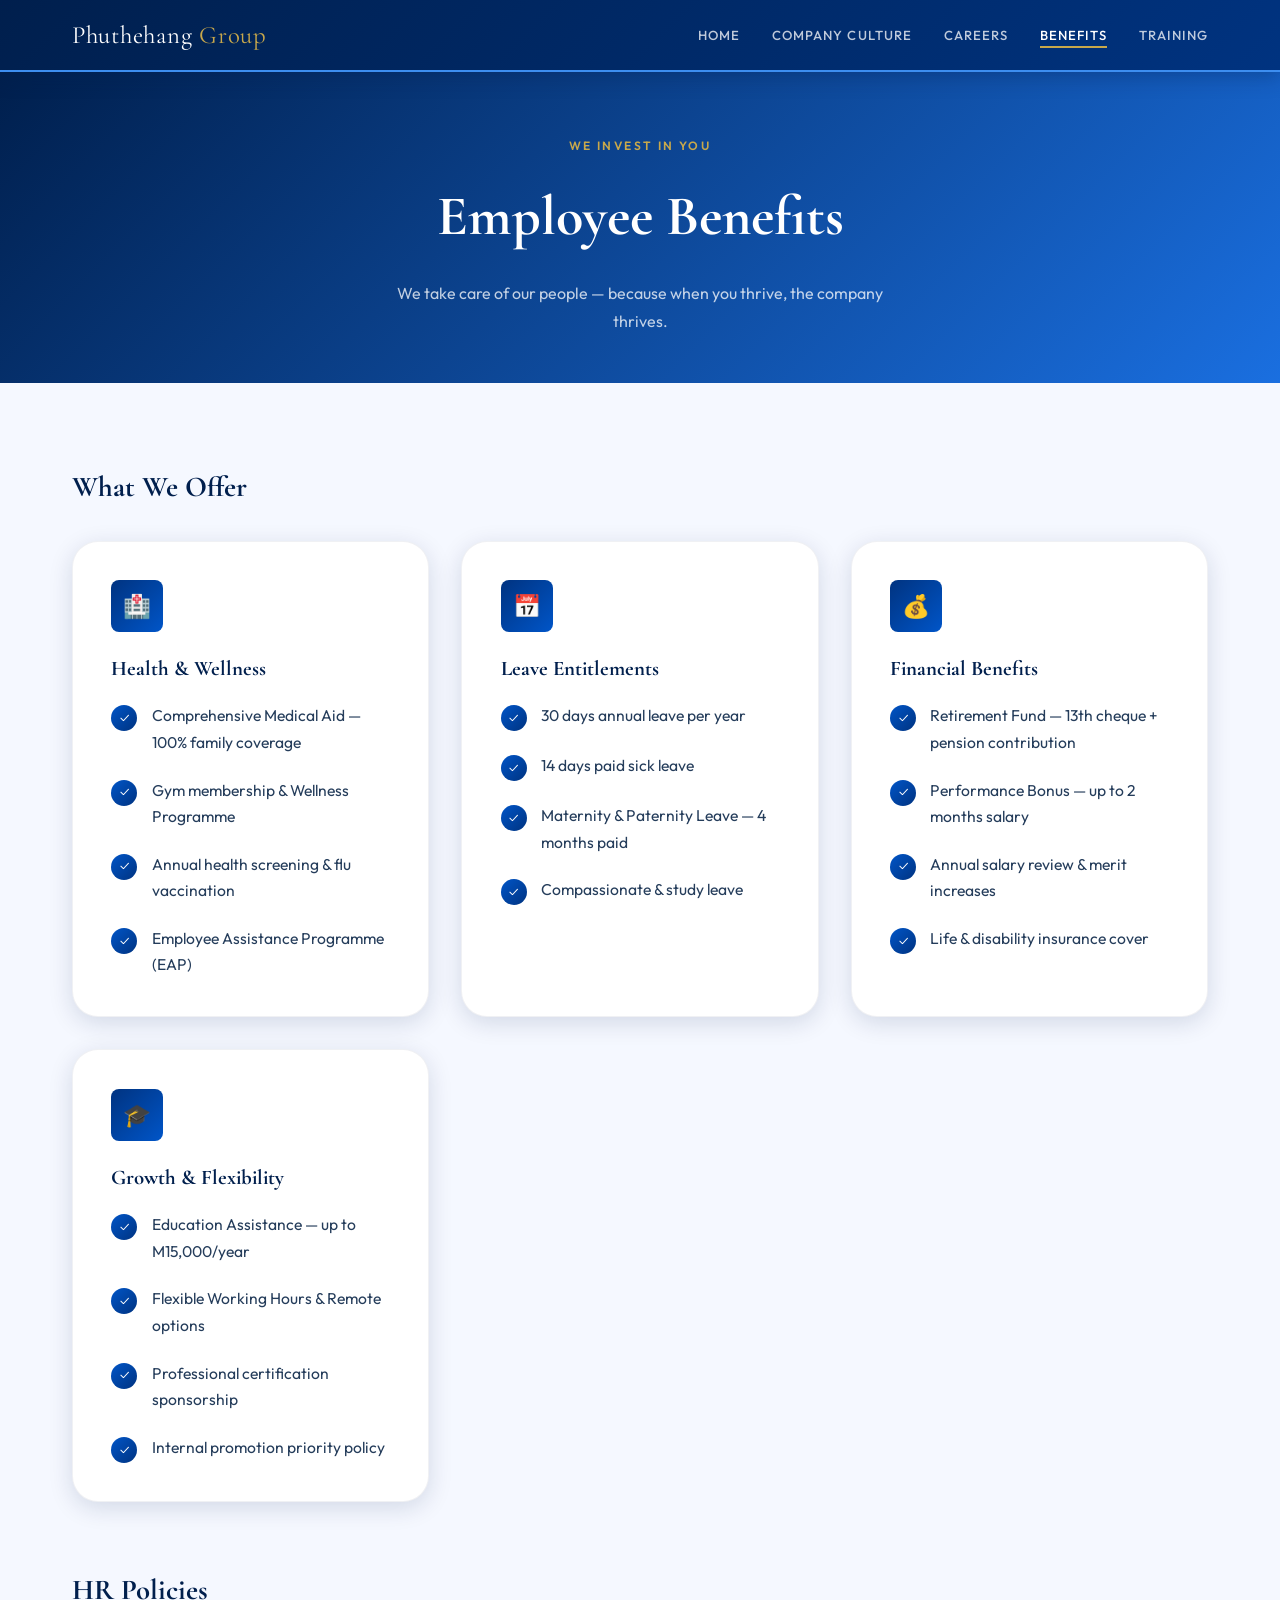
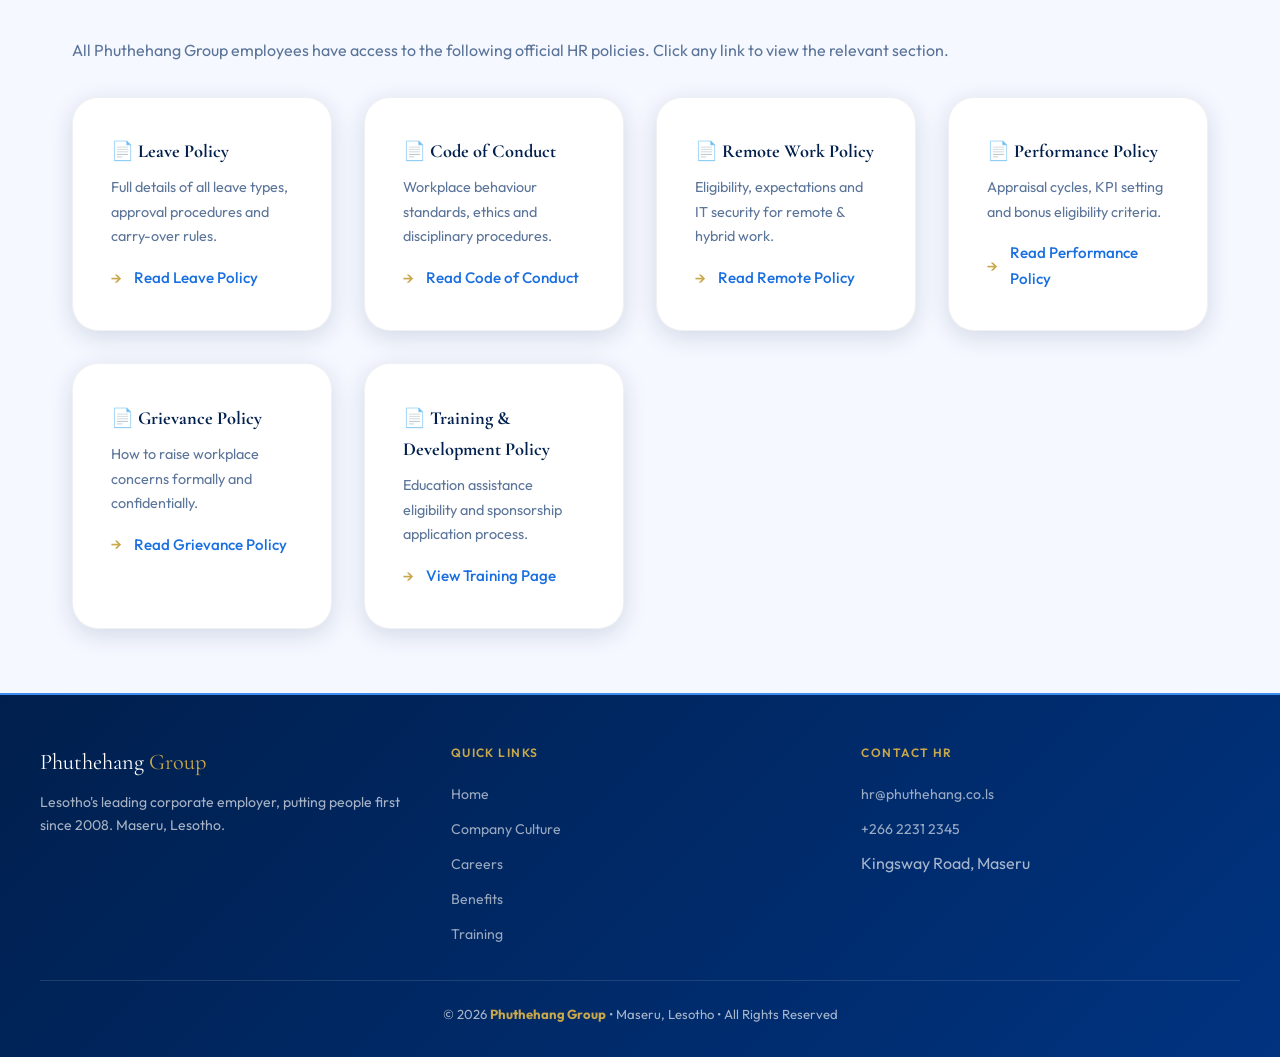
<file: benefits.html>
<!DOCTYPE html>
<html lang="en">
<head>
  <meta charset="UTF-8">
  <meta name="viewport" content="width=device-width, initial-scale=1.0">
  <title>Employee Benefits | Phuthehang Group HR</title>
  <link rel="stylesheet" href="styles.css">
</head>
<body>

  <!-- NAVIGATION -->
  <nav class="nav">
    <div class="nav__inner">
      <div class="nav__brand">Phuthehang <em>Group</em></div>
      <ul class="nav__links">
        <li><a href="index.html">Home</a></li>
        <li><a href="culture.html">Company Culture</a></li>
        <li><a href="careers.html">Careers</a></li>
        <li><a href="benefits.html" class="active">Benefits</a></li>
        <li><a href="training.html">Training</a></li>
      </ul>
    </div>
  </nav>

  <!-- Mini banner -->
  <div style="background:linear-gradient(135deg,var(--navy) 0%,var(--blue-mid) 100%); padding:4rem 2rem 3rem; text-align:center;">
    <p style="font-size:.75rem;font-weight:600;letter-spacing:.2em;text-transform:uppercase;color:var(--gold);margin-bottom:.8rem;">We Invest in You</p>
    <h1 style="font-family:var(--font-display);font-size:clamp(2rem,5vw,3.5rem);color:white;margin-bottom:1rem;">Employee Benefits</h1>
    <p style="color:rgba(255,255,255,.75);max-width:520px;margin:0 auto;">We take care of our people — because when you thrive, the company thrives.</p>
  </div>

  <div class="page">

    <!-- Benefits cards -->
    <h2 class="section-title" style="margin-bottom:1.8rem;">What We Offer</h2>
    <div class="grid-2" style="margin-bottom:4rem;">

      <div class="card">
        <div class="card__icon">🏥</div>
        <h3 class="card__title">Health &amp; Wellness</h3>
        <ul class="checklist" style="margin-top:1rem;">
          <li><span class="check-icon">✓</span> Comprehensive Medical Aid — 100% family coverage</li>
          <li><span class="check-icon">✓</span> Gym membership &amp; Wellness Programme</li>
          <li><span class="check-icon">✓</span> Annual health screening &amp; flu vaccination</li>
          <li><span class="check-icon">✓</span> Employee Assistance Programme (EAP)</li>
        </ul>
      </div>

      <div class="card">
        <div class="card__icon">📅</div>
        <h3 class="card__title">Leave Entitlements</h3>
        <ul class="checklist" style="margin-top:1rem;">
          <li><span class="check-icon">✓</span> 30 days annual leave per year</li>
          <li><span class="check-icon">✓</span> 14 days paid sick leave</li>
          <li><span class="check-icon">✓</span> Maternity &amp; Paternity Leave — 4 months paid</li>
          <li><span class="check-icon">✓</span> Compassionate &amp; study leave</li>
        </ul>
      </div>

      <div class="card">
        <div class="card__icon">💰</div>
        <h3 class="card__title">Financial Benefits</h3>
        <ul class="checklist" style="margin-top:1rem;">
          <li><span class="check-icon">✓</span> Retirement Fund — 13th cheque + pension contribution</li>
          <li><span class="check-icon">✓</span> Performance Bonus — up to 2 months salary</li>
          <li><span class="check-icon">✓</span> Annual salary review &amp; merit increases</li>
          <li><span class="check-icon">✓</span> Life &amp; disability insurance cover</li>
        </ul>
      </div>

      <div class="card">
        <div class="card__icon">🎓</div>
        <h3 class="card__title">Growth &amp; Flexibility</h3>
        <ul class="checklist" style="margin-top:1rem;">
          <li><span class="check-icon">✓</span> Education Assistance — up to M15,000/year</li>
          <li><span class="check-icon">✓</span> Flexible Working Hours &amp; Remote options</li>
          <li><span class="check-icon">✓</span> Professional certification sponsorship</li>
          <li><span class="check-icon">✓</span> Internal promotion priority policy</li>
        </ul>
      </div>

    </div>

    <!-- Policies section (internal link target) -->
    <div id="policies">
      <h2 class="section-title">HR Policies</h2>
      <p style="color:var(--gray-500); margin-bottom:2rem;">All Phuthehang Group employees have access to the following official HR policies. Click any link to view the relevant section.</p>

      <div class="grid-3">
        <div class="card">
          <h4 style="font-family:var(--font-display);font-size:1.15rem;color:var(--navy);margin-bottom:.5rem;">📄 Leave Policy</h4>
          <p style="color:var(--gray-500);font-size:.9rem;margin-bottom:1rem;">Full details of all leave types, approval procedures and carry-over rules.</p>
          <a href="#policies" class="policy-link">Read Leave Policy</a>
        </div>
        <div class="card">
          <h4 style="font-family:var(--font-display);font-size:1.15rem;color:var(--navy);margin-bottom:.5rem;">📄 Code of Conduct</h4>
          <p style="color:var(--gray-500);font-size:.9rem;margin-bottom:1rem;">Workplace behaviour standards, ethics and disciplinary procedures.</p>
          <a href="#policies" class="policy-link">Read Code of Conduct</a>
        </div>
        <div class="card">
          <h4 style="font-family:var(--font-display);font-size:1.15rem;color:var(--navy);margin-bottom:.5rem;">📄 Remote Work Policy</h4>
          <p style="color:var(--gray-500);font-size:.9rem;margin-bottom:1rem;">Eligibility, expectations and IT security for remote &amp; hybrid work.</p>
          <a href="#policies" class="policy-link">Read Remote Policy</a>
        </div>
        <div class="card">
          <h4 style="font-family:var(--font-display);font-size:1.15rem;color:var(--navy);margin-bottom:.5rem;">📄 Performance Policy</h4>
          <p style="color:var(--gray-500);font-size:.9rem;margin-bottom:1rem;">Appraisal cycles, KPI setting and bonus eligibility criteria.</p>
          <a href="#policies" class="policy-link">Read Performance Policy</a>
        </div>
        <div class="card">
          <h4 style="font-family:var(--font-display);font-size:1.15rem;color:var(--navy);margin-bottom:.5rem;">📄 Grievance Policy</h4>
          <p style="color:var(--gray-500);font-size:.9rem;margin-bottom:1rem;">How to raise workplace concerns formally and confidentially.</p>
          <a href="#policies" class="policy-link">Read Grievance Policy</a>
        </div>
        <div class="card">
          <h4 style="font-family:var(--font-display);font-size:1.15rem;color:var(--navy);margin-bottom:.5rem;">📄 Training &amp; Development Policy</h4>
          <p style="color:var(--gray-500);font-size:.9rem;margin-bottom:1rem;">Education assistance eligibility and sponsorship application process.</p>
          <a href="training.html" class="policy-link">View Training Page</a>
        </div>
      </div>
    </div>

  </div>

  <!-- FOOTER -->
  <footer class="footer">
    <div class="footer__inner">
      <div>
        <div class="footer__brand">Phuthehang <em>Group</em></div>
        <p class="footer__desc">Lesotho's leading corporate employer, putting people first since 2008. Maseru, Lesotho.</p>
      </div>
      <div>
        <div class="footer__heading">Quick Links</div>
        <ul class="footer__links">
          <li><a href="index.html">Home</a></li>
          <li><a href="culture.html">Company Culture</a></li>
          <li><a href="careers.html">Careers</a></li>
          <li><a href="benefits.html">Benefits</a></li>
          <li><a href="training.html">Training</a></li>
        </ul>
      </div>
      <div>
        <div class="footer__heading">Contact HR</div>
        <ul class="footer__links">
          <li><a href="mailto:hr@phuthehang.co.ls">hr@phuthehang.co.ls</a></li>
          <li><a href="tel:+26622312345">+266 2231 2345</a></li>
          <li>Kingsway Road, Maseru</li>
        </ul>
      </div>
    </div>
    <div class="footer__bottom">
      <p>&copy; 2026 <strong>Phuthehang Group</strong> &bull; Maseru, Lesotho &bull; All Rights Reserved</p>
    </div>
  </footer>

</body>
</html>
</file>
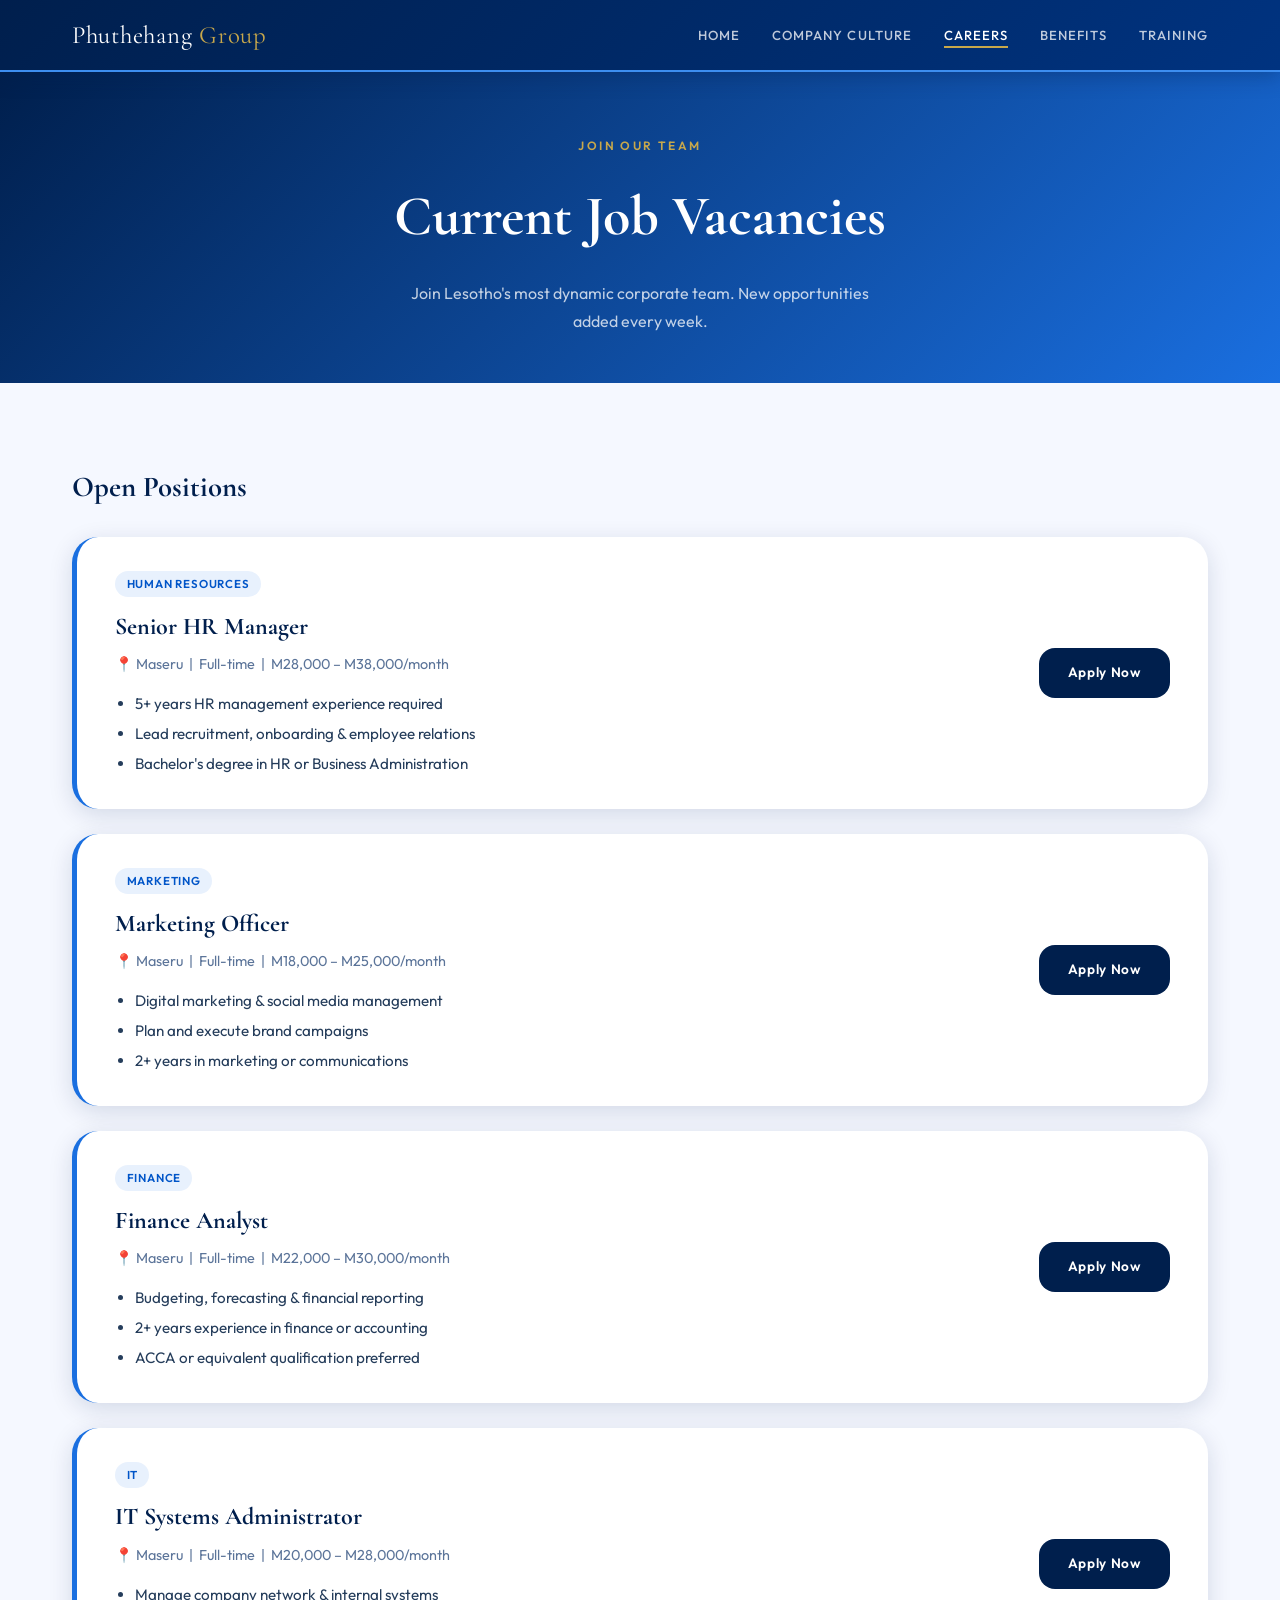
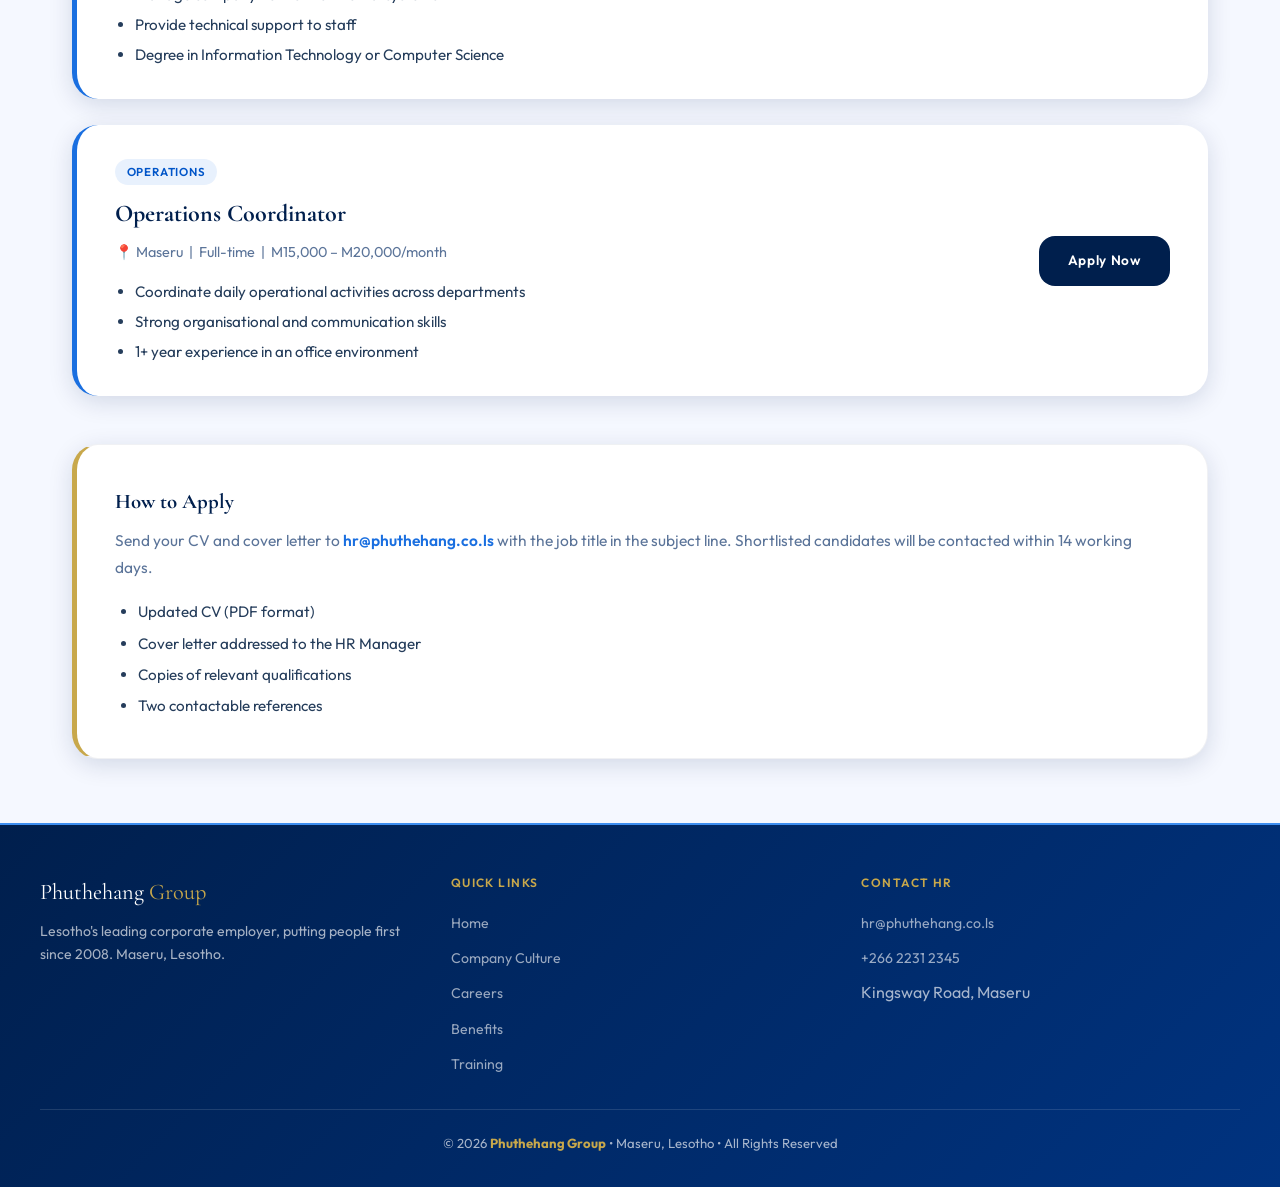
<file: careers.html>
<!DOCTYPE html>
<html lang="en">
<head>
  <meta charset="UTF-8">
  <meta name="viewport" content="width=device-width, initial-scale=1.0">
  <title>Careers | Phuthehang Group HR</title>
  <link rel="stylesheet" href="styles.css">
</head>
<body>

  <!-- NAVIGATION -->
  <nav class="nav">
    <div class="nav__inner">
      <div class="nav__brand">Phuthehang <em>Group</em></div>
      <ul class="nav__links">
        <li><a href="index.html">Home</a></li>
        <li><a href="culture.html">Company Culture</a></li>
        <li><a href="careers.html" class="active">Careers</a></li>
        <li><a href="benefits.html">Benefits</a></li>
        <li><a href="training.html">Training</a></li>
      </ul>
    </div>
  </nav>

  <!-- Mini hero banner -->
  <div style="background:linear-gradient(135deg,var(--navy) 0%,var(--blue-mid) 100%); padding:4rem 2rem 3rem; text-align:center;">
    <p style="font-size:.75rem;font-weight:600;letter-spacing:.2em;text-transform:uppercase;color:var(--gold);margin-bottom:.8rem;">Join Our Team</p>
    <h1 style="font-family:var(--font-display);font-size:clamp(2rem,5vw,3.5rem);color:white;margin-bottom:1rem;">Current Job Vacancies</h1>
    <p style="color:rgba(255,255,255,.75);max-width:500px;margin:0 auto;">Join Lesotho's most dynamic corporate team. New opportunities added every week.</p>
  </div>

  <div class="page">

    <!-- Job listings (unordered list) -->
    <h2 class="section-title" style="margin-bottom:1.6rem;">Open Positions</h2>
    <ul class="job-list">

      <!-- Job 1 -->
      <li class="job">
        <div>
          <span class="job__badge">Human Resources</span>
          <h3 class="job__title">Senior HR Manager</h3>
          <p class="job__meta">📍 Maseru &nbsp;|&nbsp; Full-time &nbsp;|&nbsp; M28,000 – M38,000/month</p>
          <ul class="job__bullets">
            <li>5+ years HR management experience required</li>
            <li>Lead recruitment, onboarding &amp; employee relations</li>
            <li>Bachelor's degree in HR or Business Administration</li>
          </ul>
        </div>
        <a href="mailto:hr@phuthehang.co.ls?subject=Application: Senior HR Manager" class="job__apply">Apply Now</a>
      </li>

      <!-- Job 2 -->
      <li class="job">
        <div>
          <span class="job__badge">Marketing</span>
          <h3 class="job__title">Marketing Officer</h3>
          <p class="job__meta">📍 Maseru &nbsp;|&nbsp; Full-time &nbsp;|&nbsp; M18,000 – M25,000/month</p>
          <ul class="job__bullets">
            <li>Digital marketing &amp; social media management</li>
            <li>Plan and execute brand campaigns</li>
            <li>2+ years in marketing or communications</li>
          </ul>
        </div>
        <a href="mailto:hr@phuthehang.co.ls?subject=Application: Marketing Officer" class="job__apply">Apply Now</a>
      </li>

      <!-- Job 3 -->
      <li class="job">
        <div>
          <span class="job__badge">Finance</span>
          <h3 class="job__title">Finance Analyst</h3>
          <p class="job__meta">📍 Maseru &nbsp;|&nbsp; Full-time &nbsp;|&nbsp; M22,000 – M30,000/month</p>
          <ul class="job__bullets">
            <li>Budgeting, forecasting &amp; financial reporting</li>
            <li>2+ years experience in finance or accounting</li>
            <li>ACCA or equivalent qualification preferred</li>
          </ul>
        </div>
        <a href="mailto:hr@phuthehang.co.ls?subject=Application: Finance Analyst" class="job__apply">Apply Now</a>
      </li>

      <!-- Job 4 -->
      <li class="job">
        <div>
          <span class="job__badge">IT</span>
          <h3 class="job__title">IT Systems Administrator</h3>
          <p class="job__meta">📍 Maseru &nbsp;|&nbsp; Full-time &nbsp;|&nbsp; M20,000 – M28,000/month</p>
          <ul class="job__bullets">
            <li>Manage company network &amp; internal systems</li>
            <li>Provide technical support to staff</li>
            <li>Degree in Information Technology or Computer Science</li>
          </ul>
        </div>
        <a href="mailto:hr@phuthehang.co.ls?subject=Application: IT Systems Administrator" class="job__apply">Apply Now</a>
      </li>

      <!-- Job 5 -->
      <li class="job">
        <div>
          <span class="job__badge">Operations</span>
          <h3 class="job__title">Operations Coordinator</h3>
          <p class="job__meta">📍 Maseru &nbsp;|&nbsp; Full-time &nbsp;|&nbsp; M15,000 – M20,000/month</p>
          <ul class="job__bullets">
            <li>Coordinate daily operational activities across departments</li>
            <li>Strong organisational and communication skills</li>
            <li>1+ year experience in an office environment</li>
          </ul>
        </div>
        <a href="mailto:hr@phuthehang.co.ls?subject=Application: Operations Coordinator" class="job__apply">Apply Now</a>
      </li>

    </ul>

    <!-- How to apply info -->
    <div class="card" style="margin-top:3rem; border-left:5px solid var(--gold);">
      <h3 class="card__title">How to Apply</h3>
      <p class="card__body">Send your CV and cover letter to <a href="mailto:hr@phuthehang.co.ls" style="color:var(--blue-mid);font-weight:600;">hr@phuthehang.co.ls</a> with the job title in the subject line. Shortlisted candidates will be contacted within 14 working days.</p>
      <ul style="list-style:disc; padding-left:1.4rem; color:var(--gray-700); font-size:.95rem; margin-top:.5rem; display:flex; flex-direction:column; gap:.35rem;">
        <li>Updated CV (PDF format)</li>
        <li>Cover letter addressed to the HR Manager</li>
        <li>Copies of relevant qualifications</li>
        <li>Two contactable references</li>
      </ul>
    </div>

  </div>

  <!-- FOOTER -->
  <footer class="footer">
    <div class="footer__inner">
      <div>
        <div class="footer__brand">Phuthehang <em>Group</em></div>
        <p class="footer__desc">Lesotho's leading corporate employer, putting people first since 2008. Maseru, Lesotho.</p>
      </div>
      <div>
        <div class="footer__heading">Quick Links</div>
        <ul class="footer__links">
          <li><a href="index.html">Home</a></li>
          <li><a href="culture.html">Company Culture</a></li>
          <li><a href="careers.html">Careers</a></li>
          <li><a href="benefits.html">Benefits</a></li>
          <li><a href="training.html">Training</a></li>
        </ul>
      </div>
      <div>
        <div class="footer__heading">Contact HR</div>
        <ul class="footer__links">
          <li><a href="mailto:hr@phuthehang.co.ls">hr@phuthehang.co.ls</a></li>
          <li><a href="tel:+26622312345">+266 2231 2345</a></li>
          <li>Kingsway Road, Maseru</li>
        </ul>
      </div>
    </div>
    <div class="footer__bottom">
      <p>&copy; 2026 <strong>Phuthehang Group</strong> &bull; Maseru, Lesotho &bull; All Rights Reserved</p>
    </div>
  </footer>

</body>
</html>
</file>
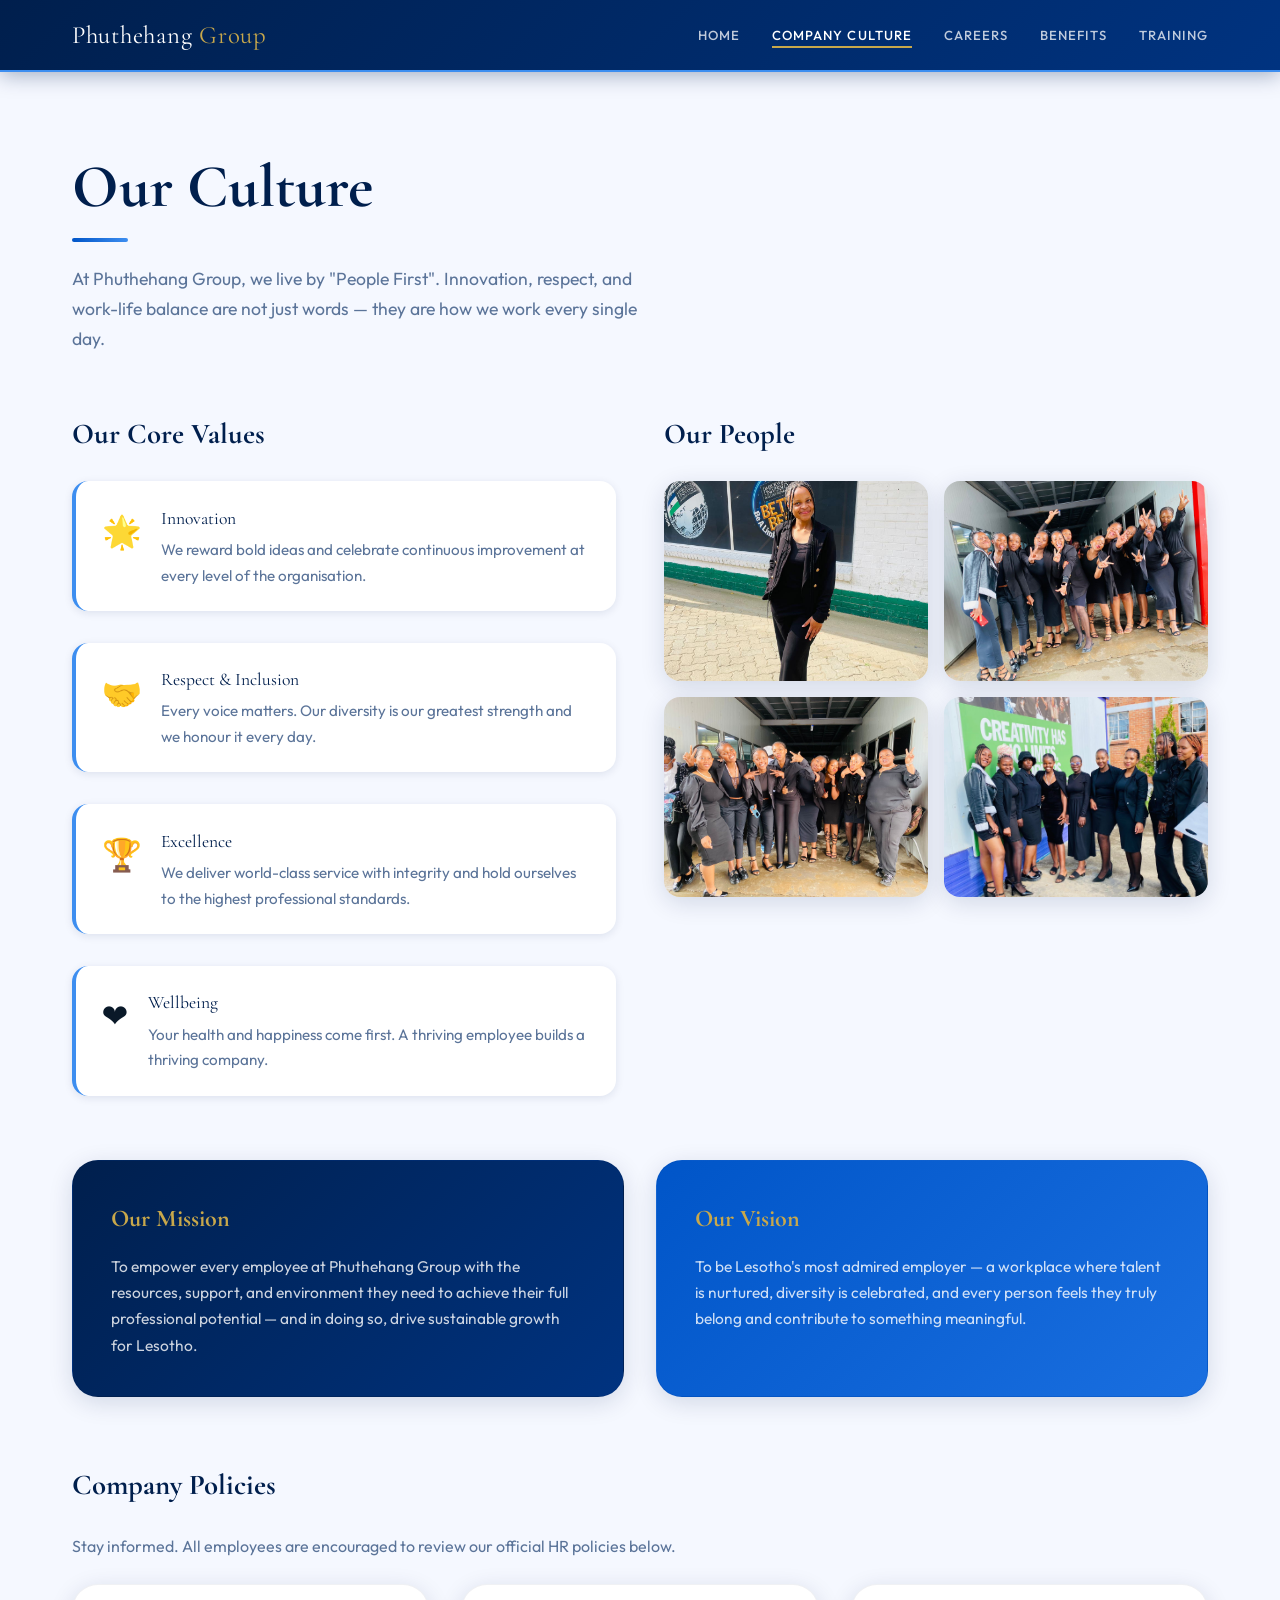
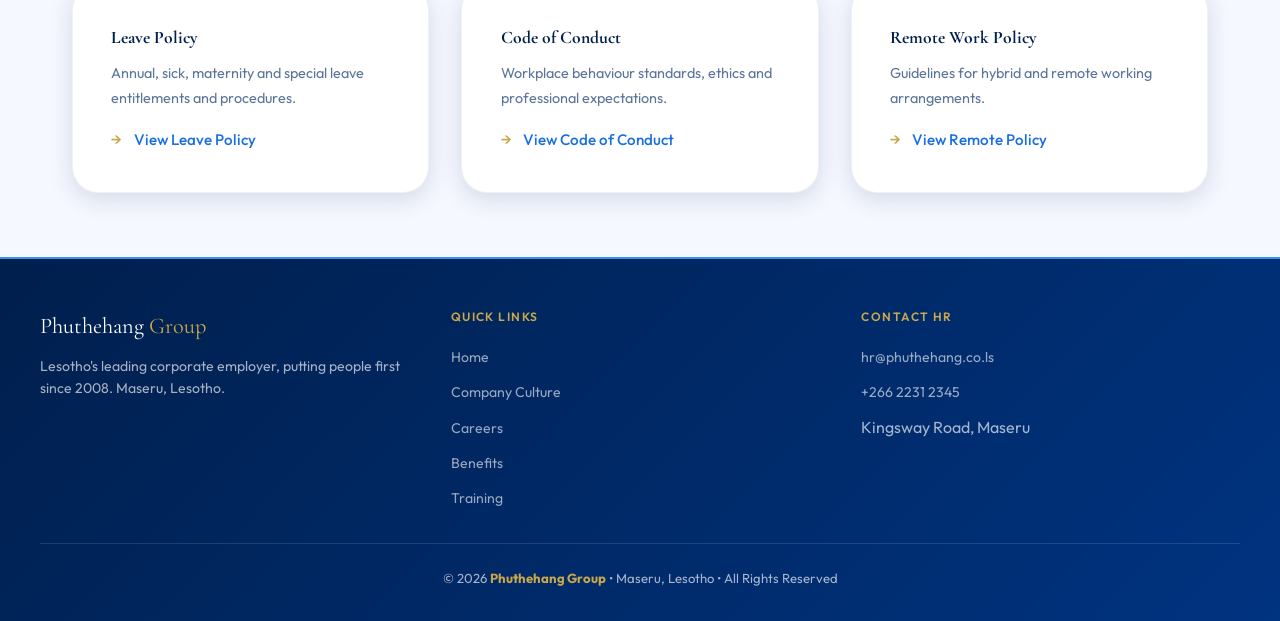
<file: culture.html>
<!DOCTYPE html>
<html lang="en">
<head>
  <meta charset="UTF-8">
  <meta name="viewport" content="width=device-width, initial-scale=1.0">
  <title>Company Culture | Phuthehang Group HR</title>
  <link rel="stylesheet" href="styles.css">
</head>
<body>

  <!-- NAVIGATION -->
  <nav class="nav">
    <div class="nav__inner">
      <div class="nav__brand">Phuthehang <em>Group</em></div>
      <ul class="nav__links">
        <li><a href="index.html">Home</a></li>
        <li><a href="culture.html" class="active">Company Culture</a></li>
        <li><a href="careers.html">Careers</a></li>
        <li><a href="benefits.html">Benefits</a></li>
        <li><a href="training.html">Training</a></li>
      </ul>
    </div>
  </nav>

  <div class="page">
    <div class="page-header">
      <h1>Our Culture</h1>
      <div class="divider"></div>
      <p>At Phuthehang Group, we live by "People First". Innovation, respect, and work-life balance are not just words — they are how we work every single day.</p>
    </div>

    <div class="grid-2" style="align-items:start; gap:3rem; margin-bottom:4rem;">
      <!-- Values -->
      <div>
        <h2 class="section-title">Our Core Values</h2>
        <ul class="values">
          <li class="value">
            <span class="value__emoji">🌟</span>
            <div>
              <div class="value__name">Innovation</div>
              <div class="value__desc">We reward bold ideas and celebrate continuous improvement at every level of the organisation.</div>
            </div>
          </li>
          <li class="value">
            <span class="value__emoji">🤝</span>
            <div>
              <div class="value__name">Respect &amp; Inclusion</div>
              <div class="value__desc">Every voice matters. Our diversity is our greatest strength and we honour it every day.</div>
            </div>
          </li>
          <li class="value">
            <span class="value__emoji">🏆</span>
            <div>
              <div class="value__name">Excellence</div>
              <div class="value__desc">We deliver world-class service with integrity and hold ourselves to the highest professional standards.</div>
            </div>
          </li>
          <li class="value">
            <span class="value__emoji">❤️</span>
            <div>
              <div class="value__name">Wellbeing</div>
              <div class="value__desc">Your health and happiness come first. A thriving employee builds a thriving company.</div>
            </div>
          </li>
        </ul>
      </div>

      <!-- Staff Photos -->
      <div>
        <h2 class="section-title">Our People</h2>
        <div class="photo-grid">
         <img src="Images/beauty.jpeg" alt="people working together">
         <img src="Images/us.jpeg" alt="people working together">
          <img src="Images/f.jpeg" alt="people working together">
          <img src="Images/p.jpeg" alt="people working together">
        </div>
      </div>
    </div>

    <!-- Mission & Vision -->
    <div class="grid-2" style="margin-bottom:4rem;">
      <div class="card" style="background:linear-gradient(135deg,var(--navy),var(--navy-2)); color:white;">
        <h3 style="font-family:var(--font-display); font-size:1.5rem; color:var(--gold); margin-bottom:.8rem;">Our Mission</h3>
        <p style="color:rgba(255,255,255,.8); font-size:.97rem;">To empower every employee at Phuthehang Group with the resources, support, and environment they need to achieve their full professional potential — and in doing so, drive sustainable growth for Lesotho.</p>
      </div>
      <div class="card" style="background:linear-gradient(135deg,var(--blue),var(--blue-mid)); color:white;">
        <h3 style="font-family:var(--font-display); font-size:1.5rem; color:var(--gold); margin-bottom:.8rem;">Our Vision</h3>
        <p style="color:rgba(255,255,255,.8); font-size:.97rem;">To be Lesotho's most admired employer — a workplace where talent is nurtured, diversity is celebrated, and every person feels they truly belong and contribute to something meaningful.</p>
      </div>
    </div>

    <!-- Policy links section -->
    <div id="policies">
      <h2 class="section-title">Company Policies</h2>
      <p style="color:var(--gray-500); margin-bottom:1.5rem;">Stay informed. All employees are encouraged to review our official HR policies below.</p>
      <div class="grid-3">
        <div class="card">
          <h4 style="font-family:var(--font-display);font-size:1.1rem;color:var(--navy);margin-bottom:.5rem;">Leave Policy</h4>
          <p style="color:var(--gray-500);font-size:.9rem;margin-bottom:1rem;">Annual, sick, maternity and special leave entitlements and procedures.</p>
          <a href="benefits.html" class="policy-link">View Leave Policy</a>
        </div>
        <div class="card">
          <h4 style="font-family:var(--font-display);font-size:1.1rem;color:var(--navy);margin-bottom:.5rem;">Code of Conduct</h4>
          <p style="color:var(--gray-500);font-size:.9rem;margin-bottom:1rem;">Workplace behaviour standards, ethics and professional expectations.</p>
          <a href="benefits.html" class="policy-link">View Code of Conduct</a>
        </div>
        <div class="card">
          <h4 style="font-family:var(--font-display);font-size:1.1rem;color:var(--navy);margin-bottom:.5rem;">Remote Work Policy</h4>
          <p style="color:var(--gray-500);font-size:.9rem;margin-bottom:1rem;">Guidelines for hybrid and remote working arrangements.</p>
          <a href="benefits.html" class="policy-link">View Remote Policy</a>
        </div>
      </div>
    </div>
  </div>

  <!-- FOOTER -->
  <footer class="footer">
    <div class="footer__inner">
      <div>
        <div class="footer__brand">Phuthehang <em>Group</em></div>
        <p class="footer__desc">Lesotho's leading corporate employer, putting people first since 2008. Maseru, Lesotho.</p>
      </div>
      <div>
        <div class="footer__heading">Quick Links</div>
        <ul class="footer__links">
          <li><a href="index.html">Home</a></li>
          <li><a href="culture.html">Company Culture</a></li>
          <li><a href="careers.html">Careers</a></li>
          <li><a href="benefits.html">Benefits</a></li>
          <li><a href="training.html">Training</a></li>
        </ul>
      </div>
      <div>
        <div class="footer__heading">Contact HR</div>
        <ul class="footer__links">
          <li><a href="mailto:hr@phuthehang.co.ls">hr@phuthehang.co.ls</a></li>
          <li><a href="tel:+26622312345">+266 2231 2345</a></li>
          <li>Kingsway Road, Maseru</li>
        </ul>
      </div>
    </div>
    <div class="footer__bottom">
      <p>&copy; 2026 <strong>Phuthehang Group</strong> &bull; Maseru, Lesotho &bull; All Rights Reserved</p>
    </div>
  </footer>

</body>
</html>
</file>
<file: styles.css>
/* =====================================================
   Phuthehang Group — HR Portal
   styles.css  |  Corporate Blue Theme
   ===================================================== */

@import url('https://fonts.googleapis.com/css2?family=Cormorant+Garamond:wght@600;700&family=Outfit:wght@300;400;500;600&display=swap');

/* ── Variables ────────────────────────────────────── */
:root {
  --navy:        #001f4d;
  --navy-2:      #003380;
  --blue:        #0055c8;
  --blue-mid:    #1a6fe0;
  --blue-light:  #3d8ef0;
  --sky:         #e8f1fd;
  --gold:        #c8a84b;
  --white:       #ffffff;
  --off-white:   #f5f8ff;
  --gray-100:    #eaf0fb;
  --gray-300:    #b0c4e0;
  --gray-500:    #5b7499;
  --gray-700:    #253d5b;
  --text:        #0a1929;

  --font-display: 'Cormorant Garamond', Georgia, serif;
  --font-body:    'Outfit', system-ui, sans-serif;

  --shadow-sm:  0 2px 8px rgba(0,31,77,.10);
  --shadow-md:  0 6px 24px rgba(0,31,77,.14);
  --shadow-lg:  0 14px 42px rgba(0,31,77,.18);

  --r-sm: 8px;
  --r-md: 16px;
  --r-lg: 26px;
  --r-xl: 40px;
}

/* ── Reset ────────────────────────────────────────── */
*, *::before, *::after { box-sizing: border-box; margin: 0; padding: 0; }
html { scroll-behavior: smooth; }
body {
  font-family: var(--font-body);
  background: var(--off-white);
  color: var(--text);
  line-height: 1.7;
  -webkit-font-smoothing: antialiased;
}
img { display: block; max-width: 100%; }
a   { text-decoration: none; color: inherit; }
ul  { list-style: none; }

/* ── Navigation ───────────────────────────────────── */
.nav {
  background: linear-gradient(135deg, var(--navy) 0%, var(--navy-2) 100%);
  position: sticky;
  top: 0;
  z-index: 200;
  border-bottom: 2px solid var(--blue-light);
  box-shadow: 0 3px 20px rgba(0,31,77,.35);
}
.nav__inner {
  max-width: 1200px;
  margin: 0 auto;
  padding: 0 2rem;
  height: 70px;
  display: flex;
  align-items: center;
  justify-content: space-between;
}
.nav__brand {
  font-family: var(--font-display);
  font-size: 1.55rem;
  color: var(--white);
  letter-spacing: .03em;
}
.nav__brand em { color: var(--gold); font-style: normal; }

.nav__links {
  display: flex;
  gap: 2rem;
}
.nav__links a {
  font-size: .82rem;
  font-weight: 500;
  color: rgba(255,255,255,.75);
  letter-spacing: .08em;
  text-transform: uppercase;
  padding-bottom: 3px;
  border-bottom: 2px solid transparent;
  transition: color .2s, border-color .2s;
}
.nav__links a:hover,
.nav__links a.active {
  color: var(--white);
  border-bottom-color: var(--gold);
}

/* ── Hero ─────────────────────────────────────────── */
.hero {
  position: relative;
  min-height: 100vh;
  display: flex;
  align-items: center;
  justify-content: center;
  overflow: hidden;
  background: linear-gradient(150deg, var(--navy) 0%, var(--navy-2) 45%, var(--blue) 100%);
}
.hero__bg {
  position: absolute;
  inset: 0;
  background-image: url('https://picsum.photos/id/1015/2000/1200');
  background-size: cover;
  background-position: center;
  opacity: .10;
}
/* animated radial pulse */
.hero::before {
  content: '';
  position: absolute;
  width: 700px; height: 700px;
  border-radius: 50%;
  background: radial-gradient(circle, rgba(26,111,224,.30) 0%, transparent 70%);
  top: -200px; right: -200px;
  animation: pulse 8s ease-in-out infinite alternate;
}
@keyframes pulse {
  from { transform: scale(1); opacity: .6; }
  to   { transform: scale(1.25); opacity: .3; }
}
/* wave bottom */
.hero__wave {
  position: absolute;
  bottom: -1px; left: 0; right: 0;
}
.hero__wave svg { display: block; width: 100%; }

.hero__content {
  position: relative;
  z-index: 2;
  text-align: center;
  padding: 2rem;
  animation: fadeUp .9s ease both;
}
@keyframes fadeUp {
  from { opacity: 0; transform: translateY(30px); }
  to   { opacity: 1; transform: translateY(0); }
}
.hero__eyebrow {
  font-size: .75rem;
  font-weight: 600;
  letter-spacing: .2em;
  text-transform: uppercase;
  color: var(--gold);
  margin-bottom: 1.2rem;
}
.hero__title {
  font-family: var(--font-display);
  font-size: clamp(2.8rem, 6vw, 5.2rem);
  color: var(--white);
  line-height: 1.1;
  margin-bottom: 1.4rem;
}
.hero__sub {
  font-size: 1.1rem;
  color: rgba(255,255,255,.75);
  max-width: 520px;
  margin: 0 auto 2.6rem;
}

/* ── Buttons ──────────────────────────────────────── */
.btn {
  display: inline-block;
  font-family: var(--font-body);
  font-weight: 600;
  font-size: .88rem;
  letter-spacing: .05em;
  padding: .9rem 2.2rem;
  border-radius: var(--r-md);
  transition: background .2s, color .2s, transform .18s, box-shadow .18s;
  cursor: pointer;
}
.btn--white {
  background: var(--white);
  color: var(--navy);
  box-shadow: var(--shadow-md);
}
.btn--white:hover {
  background: var(--gold);
  transform: translateY(-2px);
  box-shadow: var(--shadow-lg);
}
.btn--outline {
  background: transparent;
  color: var(--white);
  border: 2px solid rgba(255,255,255,.5);
  margin-left: 1rem;
}
.btn--outline:hover {
  background: rgba(255,255,255,.12);
  border-color: var(--white);
}
.btn--primary {
  background: var(--blue);
  color: var(--white);
  box-shadow: var(--shadow-sm);
}
.btn--primary:hover {
  background: var(--gold);
  color: var(--navy);
  transform: translateY(-2px);
  box-shadow: var(--shadow-md);
}

/* ── Page wrapper ─────────────────────────────────── */
.page {
  max-width: 1200px;
  margin: 0 auto;
  padding: 5rem 2rem 4rem;
}

/* ── Page header ──────────────────────────────────── */
.page-header { margin-bottom: 3.5rem; }
.page-header h1 {
  font-family: var(--font-display);
  font-size: clamp(2.4rem, 5vw, 3.8rem);
  color: var(--navy);
  line-height: 1.15;
  margin-bottom: .8rem;
}
.page-header p {
  font-size: 1.1rem;
  color: var(--gray-500);
  max-width: 580px;
}
.divider {
  width: 56px; height: 4px;
  background: linear-gradient(90deg, var(--blue), var(--blue-light));
  border-radius: 4px;
  margin: 1rem 0 1.4rem;
}

/* ── Section title ────────────────────────────────── */
.section-title {
  font-family: var(--font-display);
  font-size: 1.8rem;
  color: var(--navy);
  margin-bottom: 1.4rem;
}

/* ── Cards ────────────────────────────────────────── */
.card {
  background: var(--white);
  border-radius: var(--r-lg);
  box-shadow: var(--shadow-md);
  padding: 2.4rem;
  border: 1px solid rgba(0,31,77,.06);
  transition: transform .22s, box-shadow .22s;
}
.card:hover { transform: translateY(-5px); box-shadow: var(--shadow-lg); }
.card__icon {
  width: 52px; height: 52px;
  border-radius: var(--r-sm);
  background: linear-gradient(135deg, var(--navy-2), var(--blue));
  display: grid; place-items: center;
  font-size: 1.4rem;
  margin-bottom: 1.2rem;
}
.card__title {
  font-family: var(--font-display);
  font-size: 1.3rem;
  color: var(--navy);
  margin-bottom: .5rem;
}
.card__body { color: var(--gray-500); font-size: .97rem; margin-bottom: 1.2rem; }
.card__link {
  font-size: .85rem;
  font-weight: 600;
  color: var(--blue-mid);
  letter-spacing: .04em;
  display: inline-flex;
  align-items: center;
  gap: .3rem;
  transition: gap .18s, color .18s;
}
.card__link:hover { gap: .7rem; color: var(--navy); }

/* ── Grids ────────────────────────────────────────── */
.grid-2 { display: grid; grid-template-columns: repeat(auto-fit, minmax(300px,1fr)); gap: 2rem; }
.grid-3 { display: grid; grid-template-columns: repeat(auto-fit, minmax(260px,1fr)); gap: 2rem; }
.grid-4 { display: grid; grid-template-columns: repeat(auto-fit, minmax(220px,1fr)); gap: 1.5rem; }

/* ── Stats bar ────────────────────────────────────── */
.stats-bar {
  background: linear-gradient(135deg, var(--navy) 0%, var(--navy-2) 100%);
  padding: 3rem 2rem;
}
.stats-bar__inner {
  max-width: 1200px;
  margin: 0 auto;
  display: grid;
  grid-template-columns: repeat(auto-fit, minmax(180px,1fr));
  gap: 2rem;
  text-align: center;
}
.stat__number {
  font-family: var(--font-display);
  font-size: 3rem;
  color: var(--gold);
  line-height: 1;
}
.stat__label {
  font-size: .85rem;
  font-weight: 500;
  color: rgba(255,255,255,.65);
  letter-spacing: .06em;
  text-transform: uppercase;
  margin-top: .4rem;
}

/* ── Job listings ─────────────────────────────────── */
.job-list { display: flex; flex-direction: column; gap: 1.6rem; }
.job {
  background: var(--white);
  border-radius: var(--r-lg);
  box-shadow: var(--shadow-md);
  padding: 2rem 2.4rem;
  display: flex;
  justify-content: space-between;
  align-items: flex-start;
  gap: 1.5rem;
  border-left: 5px solid var(--blue-mid);
  transition: border-left-color .2s, transform .2s, box-shadow .2s;
}
.job:hover {
  border-left-color: var(--gold);
  transform: translateX(5px);
  box-shadow: var(--shadow-lg);
}
.job__badge {
  display: inline-block;
  font-size: .72rem;
  font-weight: 600;
  letter-spacing: .07em;
  text-transform: uppercase;
  background: var(--sky);
  color: var(--blue);
  padding: .2rem .7rem;
  border-radius: 99px;
  margin-bottom: .6rem;
}
.job__title {
  font-family: var(--font-display);
  font-size: 1.5rem;
  color: var(--navy);
  margin-bottom: .3rem;
}
.job__meta { font-size: .9rem; color: var(--gray-500); margin-bottom: .9rem; }
.job__bullets {
  list-style: disc;
  padding-left: 1.2rem;
  color: var(--gray-700);
  font-size: .95rem;
  display: flex;
  flex-direction: column;
  gap: .25rem;
}
.job__apply {
  flex-shrink: 0;
  align-self: center;
  background: var(--navy);
  color: var(--white);
  font-weight: 600;
  font-size: .85rem;
  letter-spacing: .05em;
  padding: .85rem 1.8rem;
  border-radius: var(--r-md);
  white-space: nowrap;
  transition: background .2s, transform .18s;
}
.job__apply:hover { background: var(--gold); color: var(--navy); transform: scale(1.04); }

/* ── Benefits checklist ───────────────────────────── */
.checklist { display: flex; flex-direction: column; gap: 1.3rem; }
.checklist li {
  display: flex;
  align-items: flex-start;
  gap: .9rem;
  font-size: .98rem;
  color: var(--gray-700);
}
.check-icon {
  flex-shrink: 0;
  width: 26px; height: 26px;
  border-radius: 50%;
  background: linear-gradient(135deg, var(--blue), var(--navy-2));
  color: var(--white);
  font-size: .75rem;
  display: grid;
  place-items: center;
  margin-top: 3px;
}

/* ── Culture values ───────────────────────────────── */
.values { display: flex; flex-direction: column; gap: 2rem; }
.value {
  display: flex;
  gap: 1.2rem;
  align-items: flex-start;
  padding: 1.4rem 1.6rem;
  background: var(--white);
  border-radius: var(--r-md);
  box-shadow: var(--shadow-sm);
  border-left: 4px solid var(--blue-light);
  transition: border-left-color .2s, transform .2s;
}
.value:hover { border-left-color: var(--gold); transform: translateX(4px); }
.value__emoji { font-size: 2rem; flex-shrink: 0; }
.value__name {
  font-family: var(--font-display);
  font-size: 1.1rem;
  color: var(--navy);
  margin-bottom: .2rem;
}
.value__desc { color: var(--gray-500); font-size: .95rem; }

/* ── Photo grid ───────────────────────────────────── */
.photo-grid {
  display: grid;
  grid-template-columns: 1fr 1fr;
  gap: 1rem;
}
.photo-grid img {
  border-radius: var(--r-md);
  box-shadow: var(--shadow-md);
  width: 100%; height: 200px;
  object-fit: cover;
  transition: transform .25s, box-shadow .25s;
}
.photo-grid img:hover { transform: scale(1.04); box-shadow: var(--shadow-lg); }

/* ── Video embed ──────────────────────────────────── */
.video-wrap {
  aspect-ratio: 16/9;
  border-radius: var(--r-lg);
  overflow: hidden;
  box-shadow: var(--shadow-lg);
  background: var(--navy);
  margin-bottom: 3rem;
}
.video-wrap iframe { width: 100%; height: 100%; border: none; }

/* ── Training list ────────────────────────────────── */
.training-list { display: flex; flex-direction: column; gap: 1rem; }
.training-item {
  background: var(--white);
  border-radius: var(--r-md);
  padding: 1.2rem 1.6rem;
  display: flex;
  align-items: center;
  gap: 1rem;
  box-shadow: var(--shadow-sm);
  border-left: 4px solid var(--blue-mid);
  transition: border-left-color .2s, transform .2s;
}
.training-item:hover { border-left-color: var(--gold); transform: translateX(4px); }
.training-item strong { color: var(--navy); }
.training-item span { color: var(--gray-500); font-size: .93rem; }
.training-badge {
  margin-left: auto;
  font-size: .75rem;
  font-weight: 600;
  background: var(--sky);
  color: var(--blue);
  padding: .25rem .75rem;
  border-radius: 99px;
  white-space: nowrap;
}

/* ── Policy links ─────────────────────────────────── */
.policy-links { display: flex; flex-direction: column; gap: .8rem; margin-top: 1rem; }
.policy-link {
  display: flex;
  align-items: center;
  gap: .7rem;
  font-size: .95rem;
  color: var(--blue-mid);
  font-weight: 500;
  transition: color .18s, gap .18s;
}
.policy-link:hover { color: var(--navy); gap: 1rem; }
.policy-link::before {
  content: '→';
  font-size: 1rem;
  color: var(--gold);
}

/* ── Footer ───────────────────────────────────────── */
.footer {
  background: linear-gradient(135deg, var(--navy) 0%, var(--navy-2) 100%);
  color: rgba(255,255,255,.65);
  border-top: 2px solid var(--blue-light);
  padding: 3rem 2rem 2rem;
}
.footer__inner {
  max-width: 1200px;
  margin: 0 auto;
  display: grid;
  grid-template-columns: repeat(auto-fit, minmax(200px,1fr));
  gap: 2rem;
  margin-bottom: 2rem;
}
.footer__brand {
  font-family: var(--font-display);
  font-size: 1.4rem;
  color: var(--white);
  margin-bottom: .6rem;
}
.footer__brand em { color: var(--gold); font-style: normal; }
.footer__desc { font-size: .88rem; line-height: 1.6; }
.footer__heading {
  font-size: .75rem;
  font-weight: 600;
  letter-spacing: .12em;
  text-transform: uppercase;
  color: var(--gold);
  margin-bottom: 1rem;
}
.footer__links { display: flex; flex-direction: column; gap: .5rem; }
.footer__links a {
  font-size: .88rem;
  color: rgba(255,255,255,.6);
  transition: color .18s;
}
.footer__links a:hover { color: var(--white); }
.footer__bottom {
  max-width: 1200px;
  margin: 0 auto;
  border-top: 1px solid rgba(255,255,255,.12);
  padding-top: 1.4rem;
  text-align: center;
  font-size: .82rem;
}
.footer__bottom strong { color: var(--gold); }

/* ── Responsive ───────────────────────────────────── */
@media (max-width: 768px) {
  .nav__links  { display: none; }
  .hero__title { font-size: 2.6rem; }
  .job         { flex-direction: column; }
  .job__apply  { align-self: flex-start; }
  .photo-grid  { grid-template-columns: 1fr; }
  .footer__inner { grid-template-columns: 1fr; }
}
</file>
